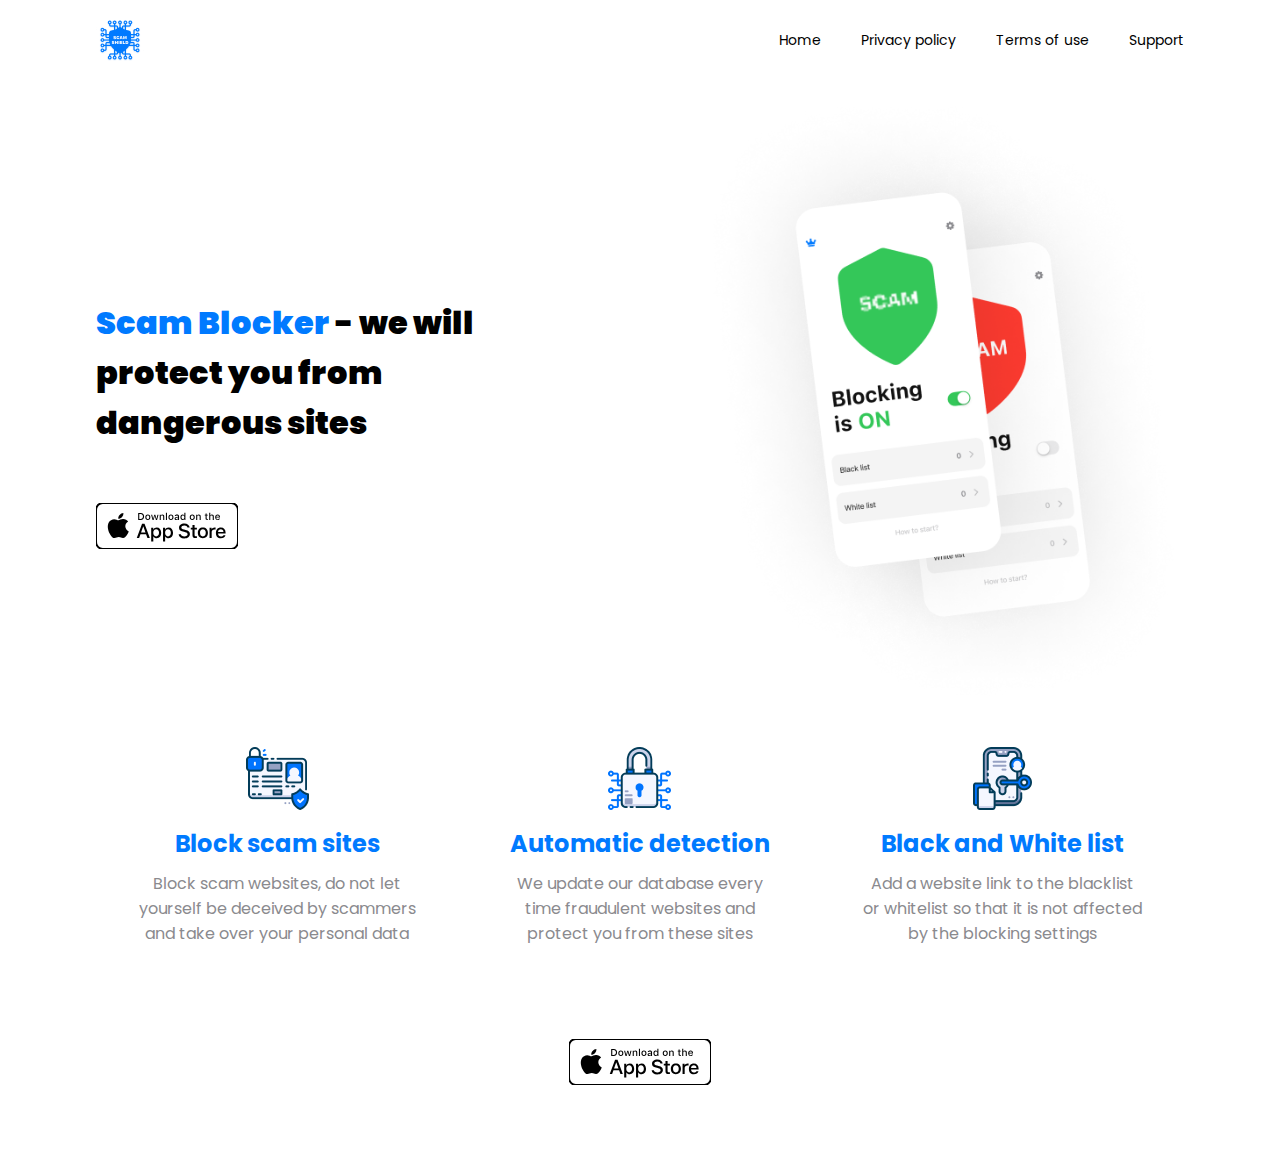
<file: index.html>
<!DOCTYPE html>
<html lang="en">
<head>
    <meta charset="UTF-8">
    <meta http-equiv="X-UA-Compatible" content="IE=edge">
    <meta name="viewport" content="width=device-width, initial-scale=1.0">
    <title>Scam Shield</title>

    <link rel="apple-touch-icon" sizes="57x57" href="./img/favicon/apple-icon-57x57.png">
    <link rel="apple-touch-icon" sizes="60x60" href="./img/favicon//apple-icon-60x60.png">
    <link rel="apple-touch-icon" sizes="72x72" href="./img/favicon//apple-icon-72x72.png">
    <link rel="apple-touch-icon" sizes="76x76" href="./img/favicon//apple-icon-76x76.png">
    <link rel="apple-touch-icon" sizes="114x114" href="./img/favicon//apple-icon-114x114.png">
    <link rel="apple-touch-icon" sizes="120x120" href="./img/favicon//apple-icon-120x120.png">
    <link rel="apple-touch-icon" sizes="144x144" href="./img/favicon//apple-icon-144x144.png">
    <link rel="apple-touch-icon" sizes="152x152" href="./img/favicon//apple-icon-152x152.png">
    <link rel="apple-touch-icon" sizes="180x180" href="./img/favicon//apple-icon-180x180.png">
    <link rel="icon" type="image/png" sizes="192x192"  href="./img/favicon//android-icon-192x192.png">
    <link rel="icon" type="image/png" sizes="32x32" href="./img/favicon//favicon-32x32.png">
    <link rel="icon" type="image/png" sizes="96x96" href="./img/favicon//favicon-96x96.png">
    <link rel="icon" type="image/png" sizes="16x16" href="./img/favicon//favicon-16x16.png">
    <link rel="manifest" href="./img/favicon//manifest.json">
    <meta name="msapplication-TileColor" content="#181A20">
    <meta name="msapplication-TileImage" content="./img/favicon//ms-icon-144x144.png">
    <meta name="theme-color" content="#181A20">

    <link href="https://fonts.googleapis.com/css2?family=Poppins:wght@400;500;600;700;800&display=swap" rel="stylesheet">
    <link rel="stylesheet" href="./css/style.css">

</head>

<body>

    <header class="header">
        <div class="container">
            <div class="header-wrap">
                <a href="./index.html" class="header-logo"><img src="./img/logo.png" alt="logo"></a>

                <div class="header-burger">
                    <span></span>
                </div>

                <nav class="header-menu">
                    <ul class="header-list">
                        <li><a href="./index.html" class="header-link">Home</a></li>
                        <li><a href="./privacy.html" class="header-link">Privacy policy</a></li>
                        <li><a href="./terms.html" class="header-link">Terms of use</a></li>
                        <li><a href="./support.html" class="header-link">Support</a></li>
                    </ul>
                </nav>
            </div>
        </div>
    </header>

    <div class="main">
        <div class="container">
            <div class="main-wrap">
                <div class="main-text">
                    <h1 class="main-text__title"><span class="blue">Scam Blocker</span> - we will protect you from dangerous sites</h1>
                    <a href="#" class="main-text__button"><img src="./img/button.svg" alt="AppStore"></a>
                </div>

                <div class="main-content">
                    <img src="./img/main.png" alt="main" class="main-content__img">
                </div>
            </div>
        </div>
    </div>


    <section class="features">
        <div class="container">
            <div class="features-wrap">
                <div class="features-item">
                    <img src="./img/features1.png" alt="first" class="features-item__img">
                    <h1 class="features-item__title">Block scam sites</h1>
                    <h2 class="features-item__subtitle">Block scam websites, do not let yourself be deceived by scammers and take over
                        your personal data</h2>
                </div>

                <div class="features-item">
                    <img src="./img/features2.png" alt="first" class="features-item__img">
                    <h1 class="features-item__title">Automatic detection</h1>
                    <h2 class="features-item__subtitle">We update our database every time
                        fraudulent websites and protect you from
                        these sites</h2>
                </div>

                <div class="features-item">
                    <img src="./img/features3.png" alt="first" class="features-item__img">
                    <h1 class="features-item__title">Black and White list</h1>
                    <h2 class="features-item__subtitle">Add a website link to the blacklist or whitelist
                        so that it is not affected by the
                        blocking settings</h2>
                </div>
            </div>
        </div>
    </section>


    <footer class="footer">
        <div class="container">
            <div class="footer-wrap">
              <a href="#" class="button footer-button"><img src="./img/button.svg" alt="btn"></a>
            </div>
        </div>
    </footer>

    <script src="https://code.jquery.com/jquery-3.6.0.slim.min.js"></script>
    <script src="./js/script.js"></script>
</body>
</html>
</file>
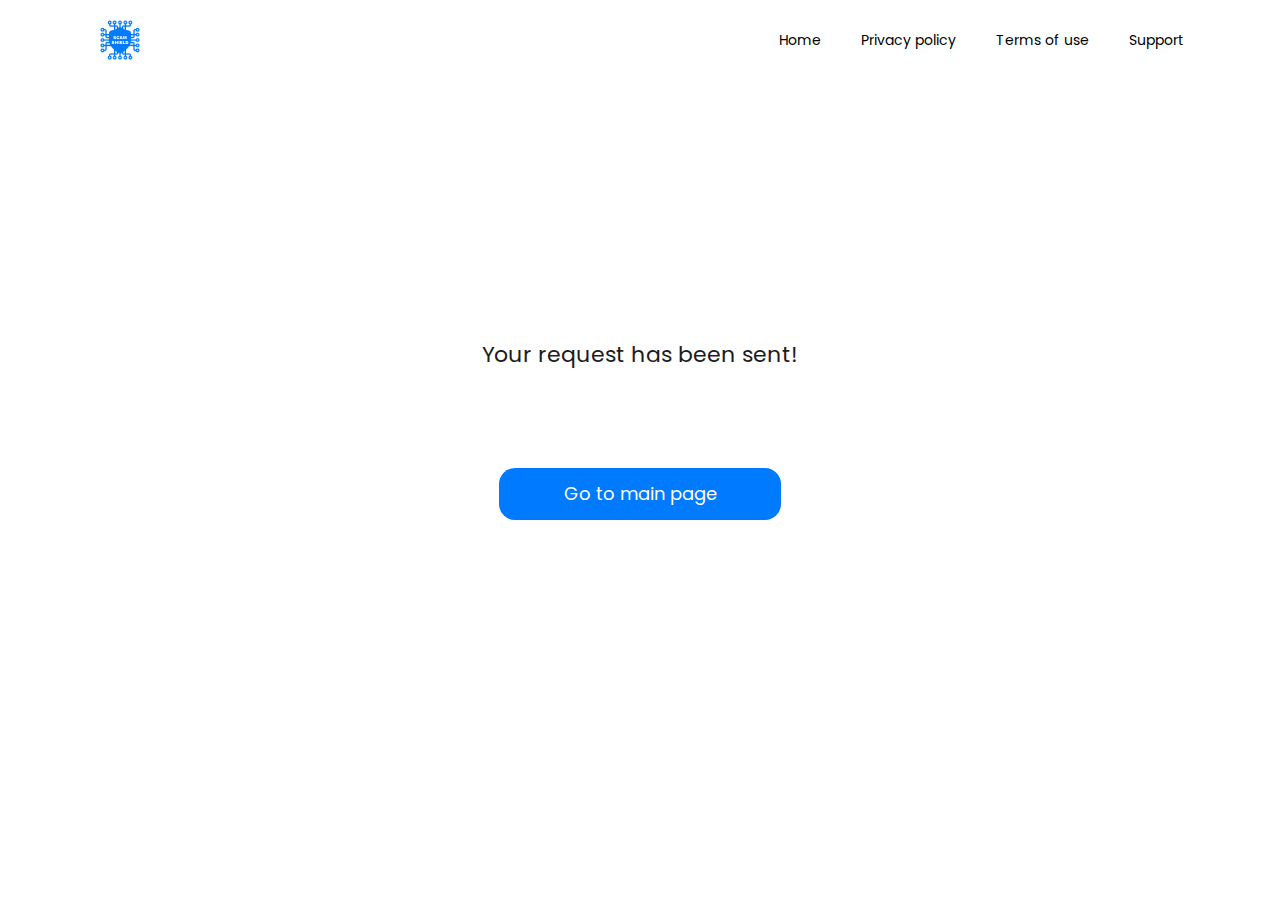
<file: check.html>
<!DOCTYPE html>
<html lang="en">
<head>
    <meta charset="UTF-8">
    <meta http-equiv="X-UA-Compatible" content="IE=edge">
    <meta name="viewport" content="width=device-width, initial-scale=1.0">
    <title>Scam Shield</title>

    <link rel="apple-touch-icon" sizes="57x57" href="./img/favicon/apple-icon-57x57.png">
    <link rel="apple-touch-icon" sizes="60x60" href="./img/favicon//apple-icon-60x60.png">
    <link rel="apple-touch-icon" sizes="72x72" href="./img/favicon//apple-icon-72x72.png">
    <link rel="apple-touch-icon" sizes="76x76" href="./img/favicon//apple-icon-76x76.png">
    <link rel="apple-touch-icon" sizes="114x114" href="./img/favicon//apple-icon-114x114.png">
    <link rel="apple-touch-icon" sizes="120x120" href="./img/favicon//apple-icon-120x120.png">
    <link rel="apple-touch-icon" sizes="144x144" href="./img/favicon//apple-icon-144x144.png">
    <link rel="apple-touch-icon" sizes="152x152" href="./img/favicon//apple-icon-152x152.png">
    <link rel="apple-touch-icon" sizes="180x180" href="./img/favicon//apple-icon-180x180.png">
    <link rel="icon" type="image/png" sizes="192x192"  href="./img/favicon//android-icon-192x192.png">
    <link rel="icon" type="image/png" sizes="32x32" href="./img/favicon//favicon-32x32.png">
    <link rel="icon" type="image/png" sizes="96x96" href="./img/favicon//favicon-96x96.png">
    <link rel="icon" type="image/png" sizes="16x16" href="./img/favicon//favicon-16x16.png">
    <link rel="manifest" href="./img/favicon//manifest.json">
    <meta name="msapplication-TileColor" content="#181A20">
    <meta name="msapplication-TileImage" content="./img/favicon//ms-icon-144x144.png">
    <meta name="theme-color" content="#181A20">

    <link href="https://fonts.googleapis.com/css2?family=Poppins:wght@400;500;600;700;800&display=swap" rel="stylesheet">
    <link rel="stylesheet" href="./css/style.css">

</head>

<body>

    <header class="header">
        <div class="container">
            <div class="header-wrap">
                <a href="./index.html" class="header-logo"><img src="./img/logo.png" alt="logo"></a>

                <div class="header-burger">
                    <span></span>
                </div>

                <nav class="header-menu">
                    <ul class="header-list">
                        <li><a href="./index.html" class="header-link">Home</a></li>
                        <li><a href="./privacy.html" class="header-link">Privacy policy</a></li>
                        <li><a href="./terms.html" class="header-link">Terms of use</a></li>
                        <li><a href="./support.html" class="header-link">Support</a></li>
                    </ul>
                </nav>
            </div>
        </div>
    </header>


    <section class="check">
        <div class="container">
            <div class="check-wrap">
                <div class="check-svg">
                <svg version="1.1" id="Layer_1" xmlns="http://www.w3.org/2000/svg" xmlns:xlink="http://www.w3.org/1999/xlink" x="0px" y="0px"
	 viewBox="0 0 98.5 98.5" enable-background="new 0 0 98.5 98.5" xml:space="preserve">
  <path class="checkmark" fill="none" stroke-width="8" stroke-miterlimit="10" d="M81.7,17.8C73.5,9.3,62,4,49.2,4
	C24.3,4,4,24.3,4,49.2s20.3,45.2,45.2,45.2s45.2-20.3,45.2-45.2c0-8.6-2.4-16.6-6.5-23.4l0,0L45.6,68.2L24.7,47.3"/>
</svg></div>

            <span class="check-subtitle">Your request has been sent!</span>

            <a href="./index.html" class="check-button">Go to main page</a>
            </div>
        </div>
    </section>

    <script src="https://code.jquery.com/jquery-3.6.0.slim.min.js"></script>
    <script src="./js/script.js"></script>
</body>
</html>
</file>
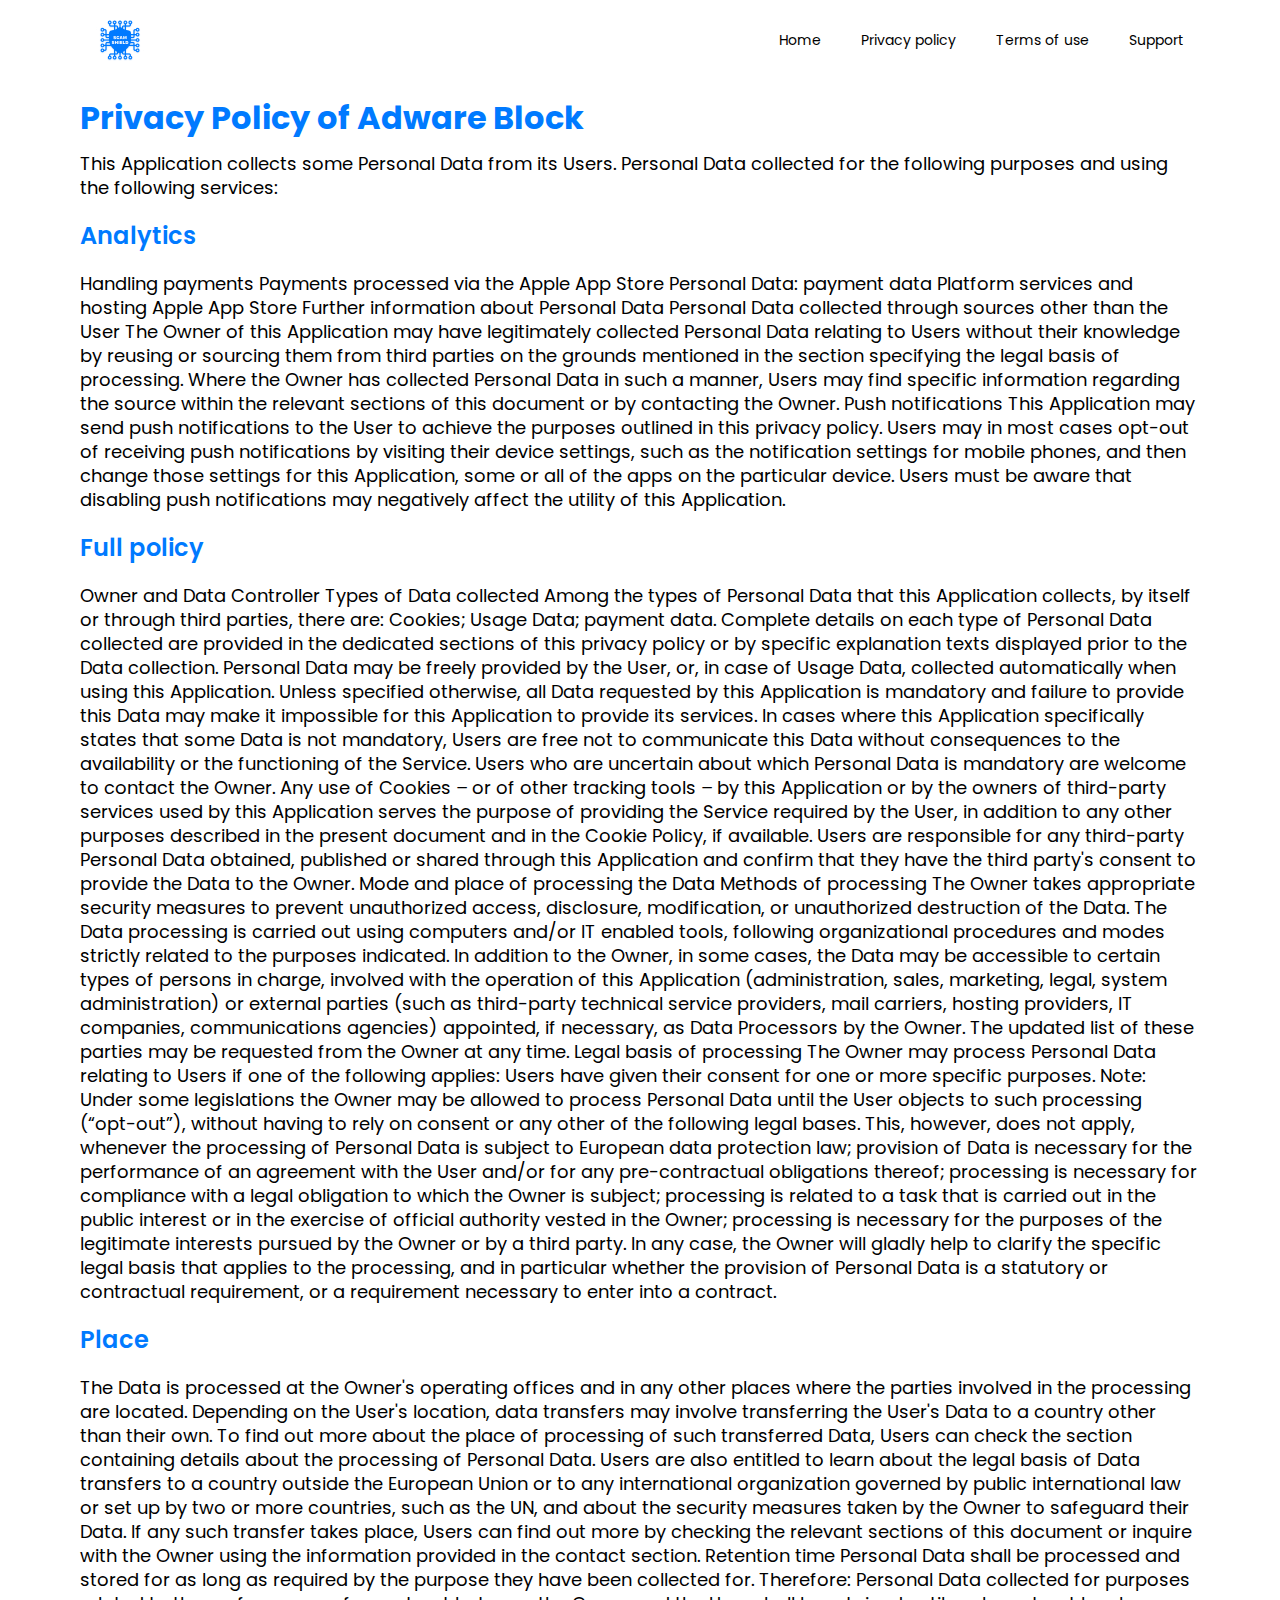
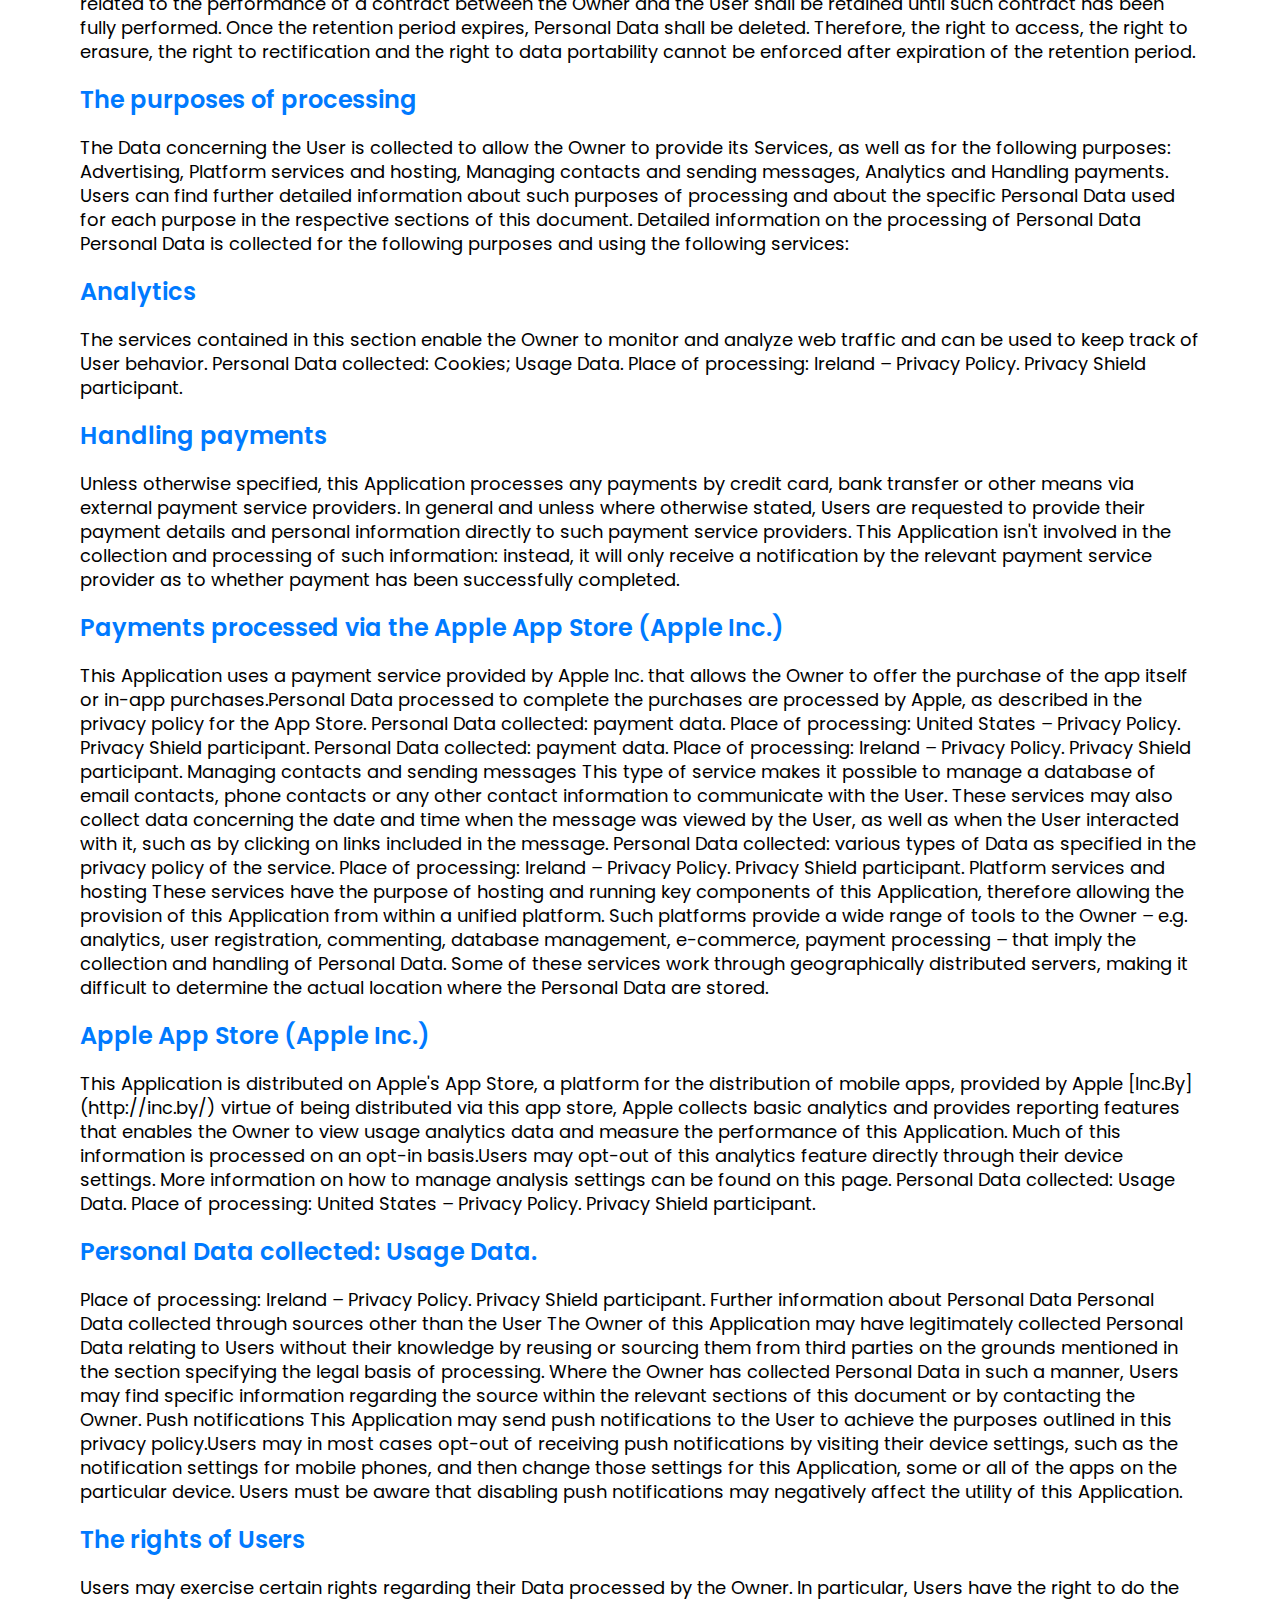
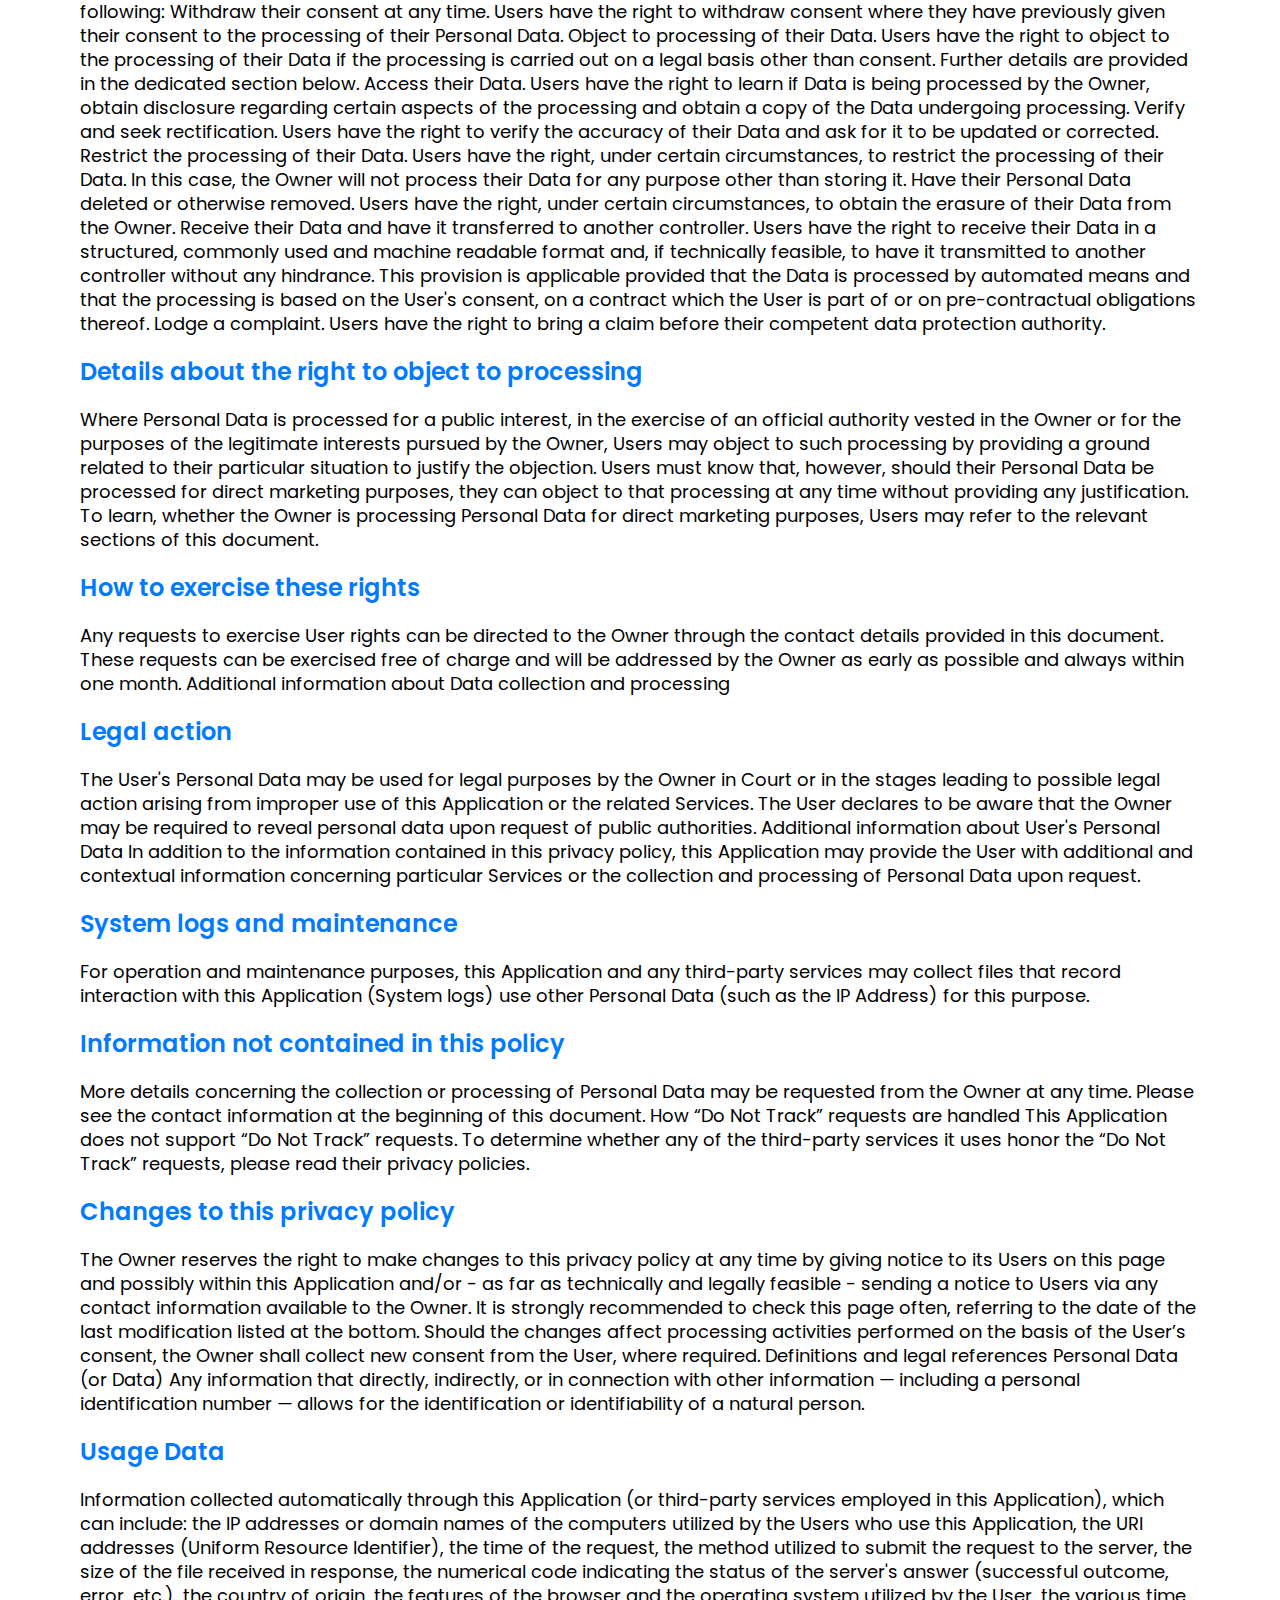
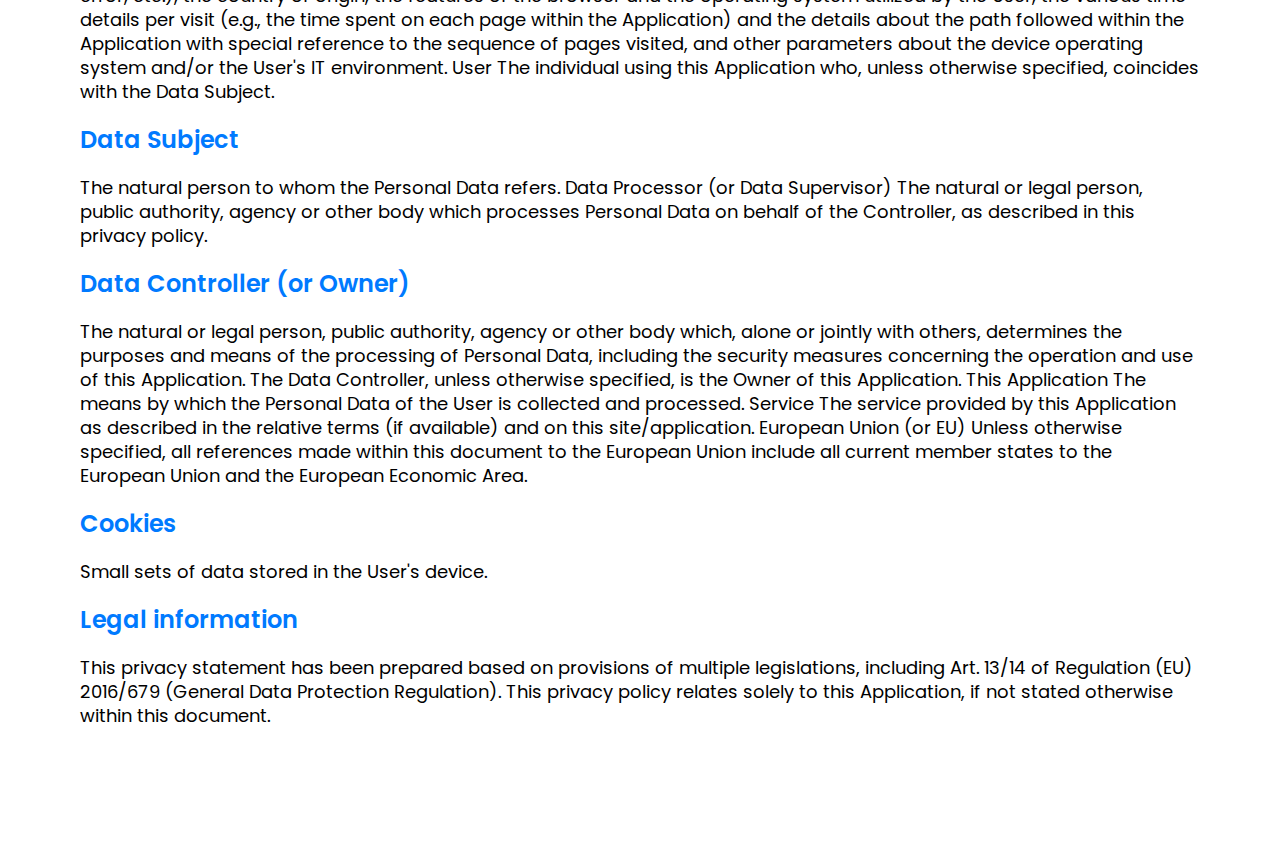
<file: privacy.html>
<!DOCTYPE html>
<html lang="en">
<head>
    <meta charset="UTF-8">
    <meta http-equiv="X-UA-Compatible" content="IE=edge">
    <meta name="viewport" content="width=device-width, initial-scale=1.0">
    <title>Scam Shield</title>

    <link rel="apple-touch-icon" sizes="57x57" href="./img/favicon/apple-icon-57x57.png">
    <link rel="apple-touch-icon" sizes="60x60" href="./img/favicon//apple-icon-60x60.png">
    <link rel="apple-touch-icon" sizes="72x72" href="./img/favicon//apple-icon-72x72.png">
    <link rel="apple-touch-icon" sizes="76x76" href="./img/favicon//apple-icon-76x76.png">
    <link rel="apple-touch-icon" sizes="114x114" href="./img/favicon//apple-icon-114x114.png">
    <link rel="apple-touch-icon" sizes="120x120" href="./img/favicon//apple-icon-120x120.png">
    <link rel="apple-touch-icon" sizes="144x144" href="./img/favicon//apple-icon-144x144.png">
    <link rel="apple-touch-icon" sizes="152x152" href="./img/favicon//apple-icon-152x152.png">
    <link rel="apple-touch-icon" sizes="180x180" href="./img/favicon//apple-icon-180x180.png">
    <link rel="icon" type="image/png" sizes="192x192"  href="./img/favicon//android-icon-192x192.png">
    <link rel="icon" type="image/png" sizes="32x32" href="./img/favicon//favicon-32x32.png">
    <link rel="icon" type="image/png" sizes="96x96" href="./img/favicon//favicon-96x96.png">
    <link rel="icon" type="image/png" sizes="16x16" href="./img/favicon//favicon-16x16.png">
    <link rel="manifest" href="./img/favicon//manifest.json">
    <meta name="msapplication-TileColor" content="#181A20">
    <meta name="msapplication-TileImage" content="./img/favicon//ms-icon-144x144.png">
    <meta name="theme-color" content="#181A20">

    <link href="https://fonts.googleapis.com/css2?family=Poppins:wght@400;500;600;700;800&display=swap" rel="stylesheet">
    <link rel="stylesheet" href="./css/style.css">

</head>

<body>

    <header class="header">
        <div class="container">
            <div class="header-wrap">
                <a href="./index.html" class="header-logo"><img src="./img/logo.png" alt="logo"></a>

                <div class="header-burger">
                    <span></span>
                </div>

                <nav class="header-menu">
                    <ul class="header-list">
                        <li><a href="./index.html" class="header-link">Home</a></li>
                        <li><a href="./privacy.html" class="header-link">Privacy policy</a></li>
                        <li><a href="./terms.html" class="header-link">Terms of use</a></li>
                        <li><a href="./support.html" class="header-link">Support</a></li>
                    </ul>
                </nav>
            </div>
        </div>
    </header>

    <main class="privacy">
        <div class="container">
            <div class="privacy__wrap">
                <h1 class="privacy__title">
                    Privacy Policy of Adware Block
                </h1>

                <h2 class="privacy__subtitle">
                    This Application collects some Personal Data from its Users.
                    Personal Data collected for the following purposes and using the following services:

                    <p>Analytics</p>
                    Handling payments
                    Payments processed via the Apple App Store
                    Personal Data: payment data
                    Platform services and hosting
                    Apple App Store
                    Further information about Personal Data
                    Personal Data collected through sources other than the User
                    The Owner of this Application may have legitimately collected Personal Data relating to Users
                    without their knowledge by reusing or sourcing them from third parties on the grounds mentioned in
                    the section specifying the legal basis of processing.
                    Where the Owner has collected Personal Data in such a manner, Users may find specific information
                    regarding the source within the relevant sections of this document or by contacting the Owner.
                    Push notifications
                    This Application may send push notifications to the User to achieve the purposes outlined in this
                    privacy policy.
                    Users may in most cases opt-out of receiving push notifications by visiting their device settings,
                    such as the notification settings for mobile phones, and then change those settings for this
                    Application, some or all of the apps on the particular device.
                    Users must be aware that disabling push notifications may negatively affect the utility of this
                    Application.

                    <p>Full policy</p>
                    Owner and Data Controller
                    Types of Data collected
                    Among the types of Personal Data that this Application collects, by itself or through third parties,
                    there are: Cookies; Usage Data; payment data.
                    Complete details on each type of Personal Data collected are provided in the dedicated sections of
                    this privacy policy or by specific explanation texts displayed prior to the Data collection.
                    Personal Data may be freely provided by the User, or, in case of Usage Data, collected automatically
                    when using this Application.
                    Unless specified otherwise, all Data requested by this Application is mandatory and failure to
                    provide this Data may make it impossible for this Application to provide its services. In cases
                    where this Application specifically states that some Data is not mandatory, Users are free not to
                    communicate this Data without consequences to the availability or the functioning of the Service.
                    Users who are uncertain about which Personal Data is mandatory are welcome to contact the Owner.
                    Any use of Cookies – or of other tracking tools – by this Application or by the owners of
                    third-party services used by this Application serves the purpose of providing the Service required
                    by the User, in addition to any other purposes described in the present document and in the Cookie
                    Policy, if available.
                    Users are responsible for any third-party Personal Data obtained, published or shared through this
                    Application and confirm that they have the third party's consent to provide the Data to the Owner.
                    Mode and place of processing the Data
                    Methods of processing
                    The Owner takes appropriate security measures to prevent unauthorized access, disclosure,
                    modification, or unauthorized destruction of the Data.
                    The Data processing is carried out using computers and/or IT enabled tools, following organizational
                    procedures and modes strictly related to the purposes indicated. In addition to the Owner, in some
                    cases, the Data may be accessible to certain types of persons in charge, involved with the operation
                    of this Application (administration, sales, marketing, legal, system administration) or external
                    parties (such as third-party technical service providers, mail carriers, hosting providers, IT
                    companies, communications agencies) appointed, if necessary, as Data Processors by the Owner. The
                    updated list of these parties may be requested from the Owner at any time.
                    Legal basis of processing
                    The Owner may process Personal Data relating to Users if one of the following applies:
                    Users have given their consent for one or more specific purposes. Note: Under some legislations the
                    Owner may be allowed to process Personal Data until the User objects to such processing (“opt-out”),
                    without having to rely on consent or any other of the following legal bases. This, however, does not
                    apply, whenever the processing of Personal Data is subject to European data protection law;
                    provision of Data is necessary for the performance of an agreement with the User and/or for any
                    pre-contractual obligations thereof;
                    processing is necessary for compliance with a legal obligation to which the Owner is subject;
                    processing is related to a task that is carried out in the public interest or in the exercise of
                    official authority vested in the Owner;
                    processing is necessary for the purposes of the legitimate interests pursued by the Owner or by a
                    third party.
                    In any case, the Owner will gladly help to clarify the specific legal basis that applies to the
                    processing, and in particular whether the provision of Personal Data is a statutory or contractual
                    requirement, or a requirement necessary to enter into a contract.

                    <p>Place</p>
                    The Data is processed at the Owner's operating offices and in any other places where the parties
                    involved in the processing are located.

                    Depending on the User's location, data transfers may involve transferring the User's Data to a
                    country other than their own. To find out more about the place of processing of such transferred
                    Data, Users can check the section containing details about the processing of Personal Data.
                    Users are also entitled to learn about the legal basis of Data transfers to a country outside the
                    European Union or to any international organization governed by public international law or set up
                    by two or more countries, such as the UN, and about the security measures taken by the Owner to
                    safeguard their Data.

                    If any such transfer takes place, Users can find out more by checking the relevant sections of this
                    document or inquire with the Owner using the information provided in the contact section.
                    Retention time
                    Personal Data shall be processed and stored for as long as required by the purpose they have been
                    collected for.
                    Therefore:
                    Personal Data collected for purposes related to the performance of a contract between the Owner and
                    the User shall be retained until such contract has been fully performed.

                    Once the retention period expires, Personal Data shall be deleted. Therefore, the right to access,
                    the right to erasure, the right to rectification and the right to data portability cannot be
                    enforced after expiration of the retention period.

                    <p>The purposes of processing</p>
                    The Data concerning the User is collected to allow the Owner to provide its Services, as well as for
                    the following purposes: Advertising, Platform services and hosting, Managing contacts and sending
                    messages, Analytics and Handling payments.
                    Users can find further detailed information about such purposes of processing and about the specific
                    Personal Data used for each purpose in the respective sections of this document.
                    Detailed information on the processing of Personal Data
                    Personal Data is collected for the following purposes and using the following services:

                    <p>Analytics</p>
                    The services contained in this section enable the Owner to monitor and analyze web traffic and can
                    be used to keep track of User behavior.
                    Personal Data collected: Cookies; Usage Data.
                    Place of processing: Ireland – Privacy Policy. Privacy Shield participant.

                    <p>Handling payments</p>
                    Unless otherwise specified, this Application processes any payments by credit card, bank transfer or
                    other means via external payment service providers. In general and unless where otherwise stated,
                    Users are requested to provide their payment details and personal information directly to such
                    payment service providers. This Application isn't involved in the collection and processing of such
                    information: instead, it will only receive a notification by the relevant payment service provider
                    as to whether payment has been successfully completed.

                    <p>Payments processed via the Apple App Store (Apple Inc.)</p>
                    This Application uses a payment service provided by Apple Inc. that allows the Owner to offer the
                    purchase of the app itself or in-app purchases.Personal Data processed to complete the purchases are
                    processed by Apple, as described in the privacy policy for the App Store.
                    Personal Data collected: payment data.
                    Place of processing: United States – Privacy Policy. Privacy Shield participant.

                    Personal Data collected: payment data.
                    Place of processing: Ireland – Privacy Policy. Privacy Shield participant.
                    Managing contacts and sending messages
                    This type of service makes it possible to manage a database of email contacts, phone contacts or any
                    other contact information to communicate with the User.
                    These services may also collect data concerning the date and time when the message was viewed by the
                    User, as well as when the User interacted with it, such as by clicking on links included in the
                    message.
                    Personal Data collected: various types of Data as specified in the privacy policy of the service.
                    Place of processing: Ireland – Privacy Policy. Privacy Shield participant.
                    Platform services and hosting
                    These services have the purpose of hosting and running key components of this Application, therefore
                    allowing the provision of this Application from within a unified platform. Such platforms provide a
                    wide range of tools to the Owner – e.g. analytics, user registration, commenting, database
                    management, e-commerce, payment processing – that imply the collection and handling of Personal
                    Data.
                    Some of these services work through geographically distributed servers, making it difficult to
                    determine the actual location where the Personal Data are stored.

                    <p>Apple App Store (Apple Inc.)</p>
                    This Application is distributed on Apple's App Store, a platform for the distribution of mobile
                    apps, provided by Apple [Inc.By](http://inc.by/) virtue of being distributed via this app store,
                    Apple collects basic analytics and provides reporting features that enables the Owner to view usage
                    analytics data and measure the performance of this Application. Much of this information is
                    processed on an opt-in basis.Users may opt-out of this analytics feature directly through their
                    device settings. More information on how to manage analysis settings can be found on this page.
                    Personal Data collected: Usage Data.
                    Place of processing: United States – Privacy Policy. Privacy Shield participant.

                    <p>Personal Data collected: Usage Data.</p>
                    Place of processing: Ireland – Privacy Policy. Privacy Shield participant.
                    Further information about Personal Data
                    Personal Data collected through sources other than the User
                    The Owner of this Application may have legitimately collected Personal Data relating to Users
                    without their knowledge by reusing or sourcing them from third parties on the grounds mentioned in
                    the section specifying the legal basis of processing.
                    Where the Owner has collected Personal Data in such a manner, Users may find specific information
                    regarding the source within the relevant sections of this document or by contacting the Owner.
                    Push notifications
                    This Application may send push notifications to the User to achieve the purposes outlined in this
                    privacy policy.Users may in most cases opt-out of receiving push notifications by visiting their
                    device settings, such as the notification settings for mobile phones, and then change those settings
                    for this Application, some or all of the apps on the particular device.
                    Users must be aware that disabling push notifications may negatively affect the utility of this
                    Application.

                    <p>The rights of Users</p>
                    Users may exercise certain rights regarding their Data processed by the Owner.
                    In particular, Users have the right to do the following:
                    Withdraw their consent at any time. Users have the right to withdraw consent where they have
                    previously given their consent to the processing of their Personal Data.
                    Object to processing of their Data. Users have the right to object to the processing of their Data
                    if the processing is carried out on a legal basis other than consent. Further details are provided
                    in the dedicated section below.
                    Access their Data. Users have the right to learn if Data is being processed by the Owner, obtain
                    disclosure regarding certain aspects of the processing and obtain a copy of the Data undergoing
                    processing.
                    Verify and seek rectification. Users have the right to verify the accuracy of their Data and ask for
                    it to be updated or corrected.
                    Restrict the processing of their Data. Users have the right, under certain circumstances, to
                    restrict the processing of their Data. In this case, the Owner will not process their Data for any
                    purpose other than storing it.
                    Have their Personal Data deleted or otherwise removed. Users have the right, under certain
                    circumstances, to obtain the erasure of their Data from the Owner.
                    Receive their Data and have it transferred to another controller. Users have the right to receive
                    their Data in a structured, commonly used and machine readable format and, if technically feasible,
                    to have it transmitted to another controller without any hindrance. This provision is applicable
                    provided that the Data is processed by automated means and that the processing is based on the
                    User's consent, on a contract which the User is part of or on pre-contractual obligations thereof.
                    Lodge a complaint. Users have the right to bring a claim before their competent data protection
                    authority.

                    <p>Details about the right to object to processing</p>
                    Where Personal Data is processed for a public interest, in the exercise of an official authority
                    vested in the Owner or for the purposes of the legitimate interests pursued by the Owner, Users may
                    object to such processing by providing a ground related to their particular situation to justify the
                    objection.
                    Users must know that, however, should their Personal Data be processed for direct marketing
                    purposes, they can object to that processing at any time without providing any justification. To
                    learn, whether the Owner is processing Personal Data for direct marketing purposes, Users may refer
                    to the relevant sections of this document.

                    <p>How to exercise these rights</p>
                    Any requests to exercise User rights can be directed to the Owner through the contact details
                    provided in this document. These requests can be exercised free of charge and will be addressed by
                    the Owner as early as possible and always within one month.
                    Additional information about Data collection and processing

                    <p>Legal action</p>
                    The User's Personal Data may be used for legal purposes by the Owner in Court or in the stages
                    leading to possible legal action arising from improper use of this Application or the related
                    Services.
                    The User declares to be aware that the Owner may be required to reveal personal data upon request of
                    public authorities.
                    Additional information about User's Personal Data
                    In addition to the information contained in this privacy policy, this Application may provide the
                    User with additional and contextual information concerning particular Services or the collection and
                    processing of Personal Data upon request.

                    <p>System logs and maintenance</p>
                    For operation and maintenance purposes, this Application and any third-party services may collect
                    files that record interaction with this Application (System logs) use other Personal Data (such as
                    the IP Address) for this purpose.

                    <p>Information not contained in this policy</p>
                    More details concerning the collection or processing of Personal Data may be requested from the
                    Owner at any time. Please see the contact information at the beginning of this document.
                    How “Do Not Track” requests are handled
                    This Application does not support “Do Not Track” requests.
                    To determine whether any of the third-party services it uses honor the “Do Not Track” requests,
                    please read their privacy policies.

                    <p>Changes to this privacy policy</p>
                    The Owner reserves the right to make changes to this privacy policy at any time by giving notice to
                    its Users on this page and possibly within this Application and/or - as far as technically and
                    legally feasible - sending a notice to Users via any contact information available to the Owner. It
                    is strongly recommended to check this page often, referring to the date of the last modification
                    listed at the bottom.

                    Should the changes affect processing activities performed on the basis of the User’s consent, the
                    Owner shall collect new consent from the User, where required.
                    Definitions and legal references
                    Personal Data (or Data)
                    Any information that directly, indirectly, or in connection with other information — including a
                    personal identification number — allows for the identification or identifiability of a natural
                    person.

                    <p>Usage Data</p>
                    Information collected automatically through this Application (or third-party services employed in
                    this Application), which can include: the IP addresses or domain names of the computers utilized by
                    the Users who use this Application, the URI addresses (Uniform Resource Identifier), the time of the
                    request, the method utilized to submit the request to the server, the size of the file received in
                    response, the numerical code indicating the status of the server's answer (successful outcome,
                    error, etc.), the country of origin, the features of the browser and the operating system utilized
                    by the User, the various time details per visit (e.g., the time spent on each page within the
                    Application) and the details about the path followed within the Application with special reference
                    to the sequence of pages visited, and other parameters about the device operating system and/or the
                    User's IT environment.
                    User
                    The individual using this Application who, unless otherwise specified, coincides with the Data
                    Subject.

                    <p>Data Subject</p>
                    The natural person to whom the Personal Data refers.
                    Data Processor (or Data Supervisor)
                    The natural or legal person, public authority, agency or other body which processes Personal Data on
                    behalf of the Controller, as described in this privacy policy.

                    <p>Data Controller (or Owner)</p>
                    The natural or legal person, public authority, agency or other body which, alone or jointly with
                    others, determines the purposes and means of the processing of Personal Data, including the security
                    measures concerning the operation and use of this Application. The Data Controller, unless otherwise
                    specified, is the Owner of this Application.
                    This Application
                    The means by which the Personal Data of the User is collected and processed.
                    Service
                    The service provided by this Application as described in the relative terms (if available) and on
                    this site/application.
                    European Union (or EU)
                    Unless otherwise specified, all references made within this document to the European Union include
                    all current member states to the European Union and the European Economic Area.

                    <p>Cookies</p>
                    Small sets of data stored in the User's device.

                    <p>Legal information</p>
                    This privacy statement has been prepared based on provisions of multiple legislations, including
                    Art. 13/14 of Regulation (EU) 2016/679 (General Data Protection Regulation).
                    This privacy policy relates solely to this Application, if not stated otherwise within this
                    document.
                </h2>

            </div>
        </div>
    </main>

    <script src="https://code.jquery.com/jquery-3.6.0.slim.min.js"></script>
    <script src="./js/script.js"></script>
</body>

</html>
</file>
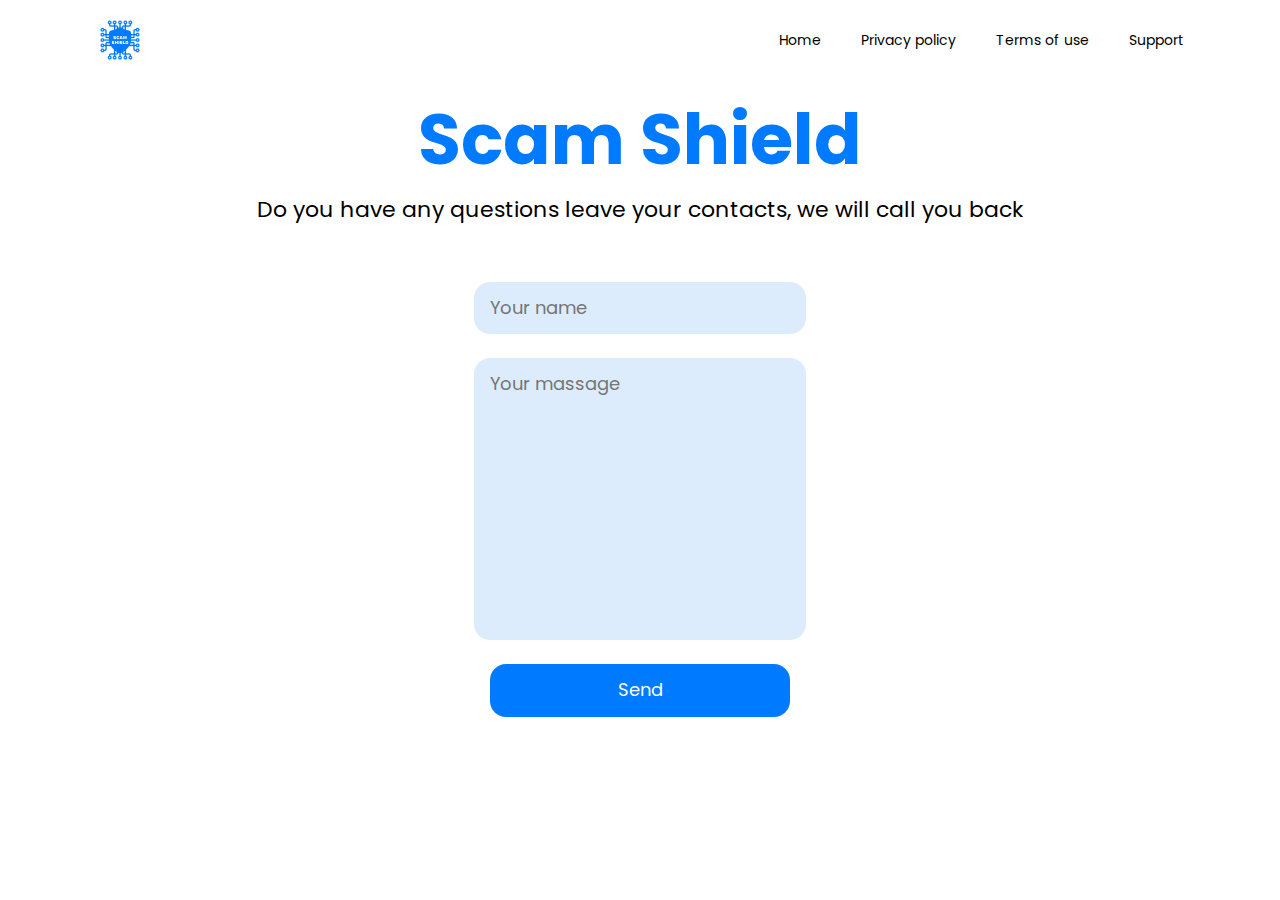
<file: support.html>
<!DOCTYPE html>
<html lang="en">
<head>
    <meta charset="UTF-8">
    <meta http-equiv="X-UA-Compatible" content="IE=edge">
    <meta name="viewport" content="width=device-width, initial-scale=1.0">
    <title>Scam Shield</title>

    <link rel="apple-touch-icon" sizes="57x57" href="./img/favicon/apple-icon-57x57.png">
    <link rel="apple-touch-icon" sizes="60x60" href="./img/favicon//apple-icon-60x60.png">
    <link rel="apple-touch-icon" sizes="72x72" href="./img/favicon//apple-icon-72x72.png">
    <link rel="apple-touch-icon" sizes="76x76" href="./img/favicon//apple-icon-76x76.png">
    <link rel="apple-touch-icon" sizes="114x114" href="./img/favicon//apple-icon-114x114.png">
    <link rel="apple-touch-icon" sizes="120x120" href="./img/favicon//apple-icon-120x120.png">
    <link rel="apple-touch-icon" sizes="144x144" href="./img/favicon//apple-icon-144x144.png">
    <link rel="apple-touch-icon" sizes="152x152" href="./img/favicon//apple-icon-152x152.png">
    <link rel="apple-touch-icon" sizes="180x180" href="./img/favicon//apple-icon-180x180.png">
    <link rel="icon" type="image/png" sizes="192x192"  href="./img/favicon//android-icon-192x192.png">
    <link rel="icon" type="image/png" sizes="32x32" href="./img/favicon//favicon-32x32.png">
    <link rel="icon" type="image/png" sizes="96x96" href="./img/favicon//favicon-96x96.png">
    <link rel="icon" type="image/png" sizes="16x16" href="./img/favicon//favicon-16x16.png">
    <link rel="manifest" href="./img/favicon//manifest.json">
    <meta name="msapplication-TileColor" content="#181A20">
    <meta name="msapplication-TileImage" content="./img/favicon//ms-icon-144x144.png">
    <meta name="theme-color" content="#181A20">

    <link href="https://fonts.googleapis.com/css2?family=Poppins:wght@400;500;600;700;800&display=swap" rel="stylesheet">
    <link rel="stylesheet" href="./css/style.css">

</head>

<body>

    <header class="header">
        <div class="container">
            <div class="header-wrap">
                <a href="./index.html" class="header-logo"><img src="./img/logo.png" alt="logo"></a>

                <div class="header-burger">
                    <span></span>
                </div>

                <nav class="header-menu">
                    <ul class="header-list">
                        <li><a href="./index.html" class="header-link">Home</a></li>
                        <li><a href="./privacy.html" class="header-link">Privacy policy</a></li>
                        <li><a href="./terms.html" class="header-link">Terms of use</a></li>
                        <li><a href="./support.html" class="header-link">Support</a></li>
                    </ul>
                </nav>
            </div>
        </div>
    </header>

    <section class="support">
        <div class="container">
            <div class="support-wrap">
                <div class="support-text">
                    <h1 class="support-text__title">Scam Shield</h1>
                    <span class="support-text__subtitle">Do you have any questions leave your contacts, we will call you back</span>
                </div>

                <div class="support-form">
                    <form class="support-form__wrap" action="#" name="newform" method="post" id="form" >
                        <input type="text" class="support-form__input _req" placeholder="Your name">
                        <textarea name="massage" id="formArea" class="support-form__textarea _req" placeholder="Your massage"></textarea>
                        <button type="submit" class="support-form__button">Send</button>
                    </form>
                </div>
            </div>
        </div>
    </section>

    <script src="https://code.jquery.com/jquery-3.6.0.slim.min.js"></script>
    <script src="./js/script.js"></script>
</body>
</html>
</file>
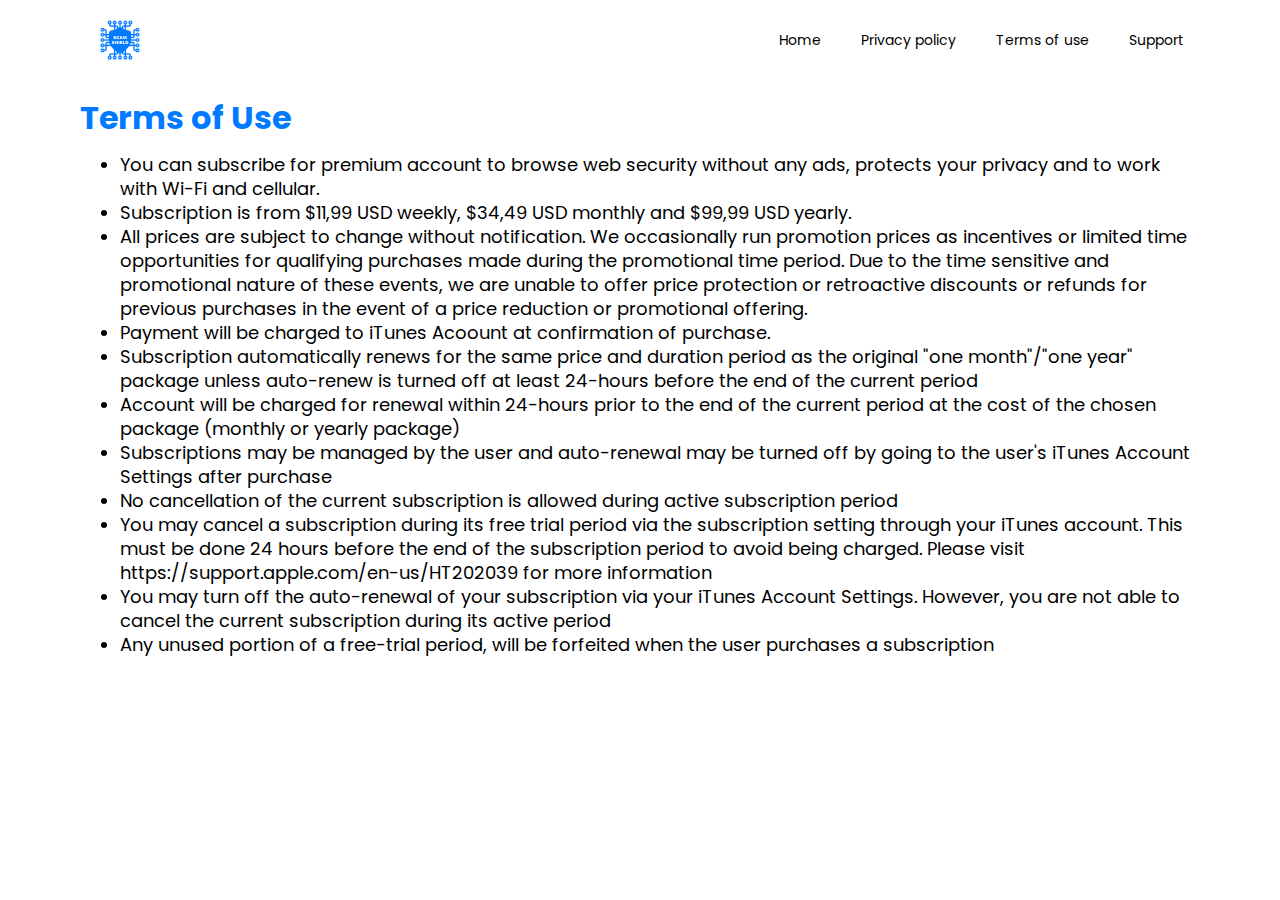
<file: terms.html>
<!DOCTYPE html>
<html lang="en">
<head>
    <meta charset="UTF-8">
    <meta http-equiv="X-UA-Compatible" content="IE=edge">
    <meta name="viewport" content="width=device-width, initial-scale=1.0">
    <title>Scam Shield</title>

    <link rel="apple-touch-icon" sizes="57x57" href="./img/favicon/apple-icon-57x57.png">
    <link rel="apple-touch-icon" sizes="60x60" href="./img/favicon//apple-icon-60x60.png">
    <link rel="apple-touch-icon" sizes="72x72" href="./img/favicon//apple-icon-72x72.png">
    <link rel="apple-touch-icon" sizes="76x76" href="./img/favicon//apple-icon-76x76.png">
    <link rel="apple-touch-icon" sizes="114x114" href="./img/favicon//apple-icon-114x114.png">
    <link rel="apple-touch-icon" sizes="120x120" href="./img/favicon//apple-icon-120x120.png">
    <link rel="apple-touch-icon" sizes="144x144" href="./img/favicon//apple-icon-144x144.png">
    <link rel="apple-touch-icon" sizes="152x152" href="./img/favicon//apple-icon-152x152.png">
    <link rel="apple-touch-icon" sizes="180x180" href="./img/favicon//apple-icon-180x180.png">
    <link rel="icon" type="image/png" sizes="192x192"  href="./img/favicon//android-icon-192x192.png">
    <link rel="icon" type="image/png" sizes="32x32" href="./img/favicon//favicon-32x32.png">
    <link rel="icon" type="image/png" sizes="96x96" href="./img/favicon//favicon-96x96.png">
    <link rel="icon" type="image/png" sizes="16x16" href="./img/favicon//favicon-16x16.png">
    <link rel="manifest" href="./img/favicon//manifest.json">
    <meta name="msapplication-TileColor" content="#181A20">
    <meta name="msapplication-TileImage" content="./img/favicon//ms-icon-144x144.png">
    <meta name="theme-color" content="#181A20">

    <link href="https://fonts.googleapis.com/css2?family=Poppins:wght@400;500;600;700;800&display=swap" rel="stylesheet">
    <link rel="stylesheet" href="./css/style.css">

</head>

<body>

    <header class="header">
        <div class="container">
            <div class="header-wrap">
                <a href="./index.html" class="header-logo"><img src="./img/logo.png" alt="logo"></a>

                <div class="header-burger">
                    <span></span>
                </div>

                <nav class="header-menu">
                    <ul class="header-list">
                        <li><a href="./index.html" class="header-link">Home</a></li>
                        <li><a href="./privacy.html" class="header-link">Privacy policy</a></li>
                        <li><a href="./terms.html" class="header-link">Terms of use</a></li>
                        <li><a href="./support.html" class="header-link">Support</a></li>
                    </ul>
                </nav>
            </div>
        </div>
    </header>

    <main class="terms">
        <div class="container">
            <div class="terms__wrap">
                <h1 class="terms__title">
                    Terms of Use
                </h1>

                <ul class="terms__list">
                    <li class="terms__subtitle">You can subscribe for premium account to browse web security without any ads, protects your privacy and to work with Wi-Fi and cellular.</li>
                    <li class="terms__subtitle">Subscription is from $11,99 USD weekly, $34,49 USD monthly and $99,99 USD yearly.</li>
                    <li class="terms__subtitle">All prices are subject to change without notification. We occasionally run promotion prices as incentives or limited time opportunities for qualifying purchases made during the promotional time period. Due to the time sensitive and promotional nature of these events, we are unable to offer price protection or retroactive discounts or refunds for previous purchases in the event of a price reduction or promotional offering.</li>
                    <li class="terms__subtitle">Payment will be charged to iTunes Acoount at confirmation of purchase.</li>
                    <li class="terms__subtitle">Subscription automatically renews for the same price and duration period as the original "one month"/"one year" package unless auto-renew is turned off at least 24-hours before the end of the current period</li>
                    <li class="terms__subtitle">Account will be charged for renewal within 24-hours prior to the end of the current period at the cost of the chosen package (monthly or yearly package)</li>
                    <li class="terms__subtitle">Subscriptions may be managed by the user and auto-renewal may be turned off by going to the user's iTunes Account Settings after purchase</li>
                    <li class="terms__subtitle">No cancellation of the current subscription is allowed during active subscription period</li>
                    <li class="terms__subtitle">You may cancel a subscription during its free trial period via the subscription setting through your iTunes account. This must be done 24 hours before the end of the subscription period to avoid being charged. Please visit https://support.apple.com/en-us/HT202039 for more information </li>
                    <li class="terms__subtitle">You may turn off the auto-renewal of your subscription via your iTunes Account Settings. However, you are not able to cancel the current subscription during its active period</li>
                    <li class="terms__subtitle">Any unused portion of a free-trial period, will be forfeited when the user purchases a subscription</li>
                </ul>

            </div>
        </div>
    </main>


    <script src="https://code.jquery.com/jquery-3.6.0.slim.min.js"></script>
    <script src="./js/script.js"></script>
</body>
</html>
</file>
<file: css/style.css>
/*! normalize.css v8.0.1 | MIT License | github.com/necolas/normalize.css */
/* Document
   ========================================================================== */
/**
 * 1. Correct the line height in all browsers.
 * 2. Prevent adjustments of font size after orientation changes in iOS.
 */
html {
  line-height: 1.15;
  /* 1 */
  -webkit-text-size-adjust: 100%;
  /* 2 */
}

/* Sections
   ========================================================================== */
/**
 * Remove the margin in all browsers.
 */
body {
  margin: 0;
}

/**
 * Render the `main` element consistently in IE.
 */
main {
  display: block;
}

/**
 * Correct the font size and margin on `h1` elements within `section` and
 * `article` contexts in Chrome, Firefox, and Safari.
 */
h1 {
  font-size: 2em;
  margin: 0;
}

/* Grouping content
   ========================================================================== */
/**
 * 1. Add the correct box sizing in Firefox.
 * 2. Show the overflow in Edge and IE.
 */
hr {
  -webkit-box-sizing: content-box;
          box-sizing: content-box;
  /* 1 */
  height: 0;
  /* 1 */
  overflow: visible;
  /* 2 */
}

/**
 * 1. Correct the inheritance and scaling of font size in all browsers.
 * 2. Correct the odd `em` font sizing in all browsers.
 */
pre {
  font-family: monospace, monospace;
  /* 1 */
  font-size: 1em;
  /* 2 */
}

/* Text-level semantics
   ========================================================================== */
/**
 * Remove the gray background on active links in IE 10.
 */
a {
  background-color: transparent;
}

/**
 * 1. Remove the bottom border in Chrome 57-
 * 2. Add the correct text decoration in Chrome, Edge, IE, Opera, and Safari.
 */
abbr[title] {
  border-bottom: none;
  /* 1 */
  text-decoration: underline;
  /* 2 */
  -webkit-text-decoration: underline dotted;
          text-decoration: underline dotted;
  /* 2 */
}

/**
 * Add the correct font weight in Chrome, Edge, and Safari.
 */
b,
strong {
  font-weight: bolder;
}

/**
 * 1. Correct the inheritance and scaling of font size in all browsers.
 * 2. Correct the odd `em` font sizing in all browsers.
 */
code,
kbd,
samp {
  font-family: monospace, monospace;
  /* 1 */
  font-size: 1em;
  /* 2 */
}

/**
 * Add the correct font size in all browsers.
 */
small {
  font-size: 80%;
}

/**
 * Prevent `sub` and `sup` elements from affecting the line height in
 * all browsers.
 */
sub,
sup {
  font-size: 75%;
  line-height: 0;
  position: relative;
  vertical-align: baseline;
}

sub {
  bottom: -0.25em;
}

sup {
  top: -0.5em;
}

/* Embedded content
   ========================================================================== */
/**
 * Remove the border on images inside links in IE 10.
 */
img {
  border-style: none;
}

/* Forms
   ========================================================================== */
/**
 * 1. Change the font styles in all browsers.
 * 2. Remove the margin in Firefox and Safari.
 */
button,
input,
optgroup,
select,
textarea {
  font-family: inherit;
  /* 1 */
  font-size: 100%;
  /* 1 */
  line-height: 1.15;
  /* 1 */
  margin: 0;
  /* 2 */
}

/**
 * Show the overflow in IE.
 * 1. Show the overflow in Edge.
 */
button,
input {
  /* 1 */
  overflow: visible;
}

/**
 * Remove the inheritance of text transform in Edge, Firefox, and IE.
 * 1. Remove the inheritance of text transform in Firefox.
 */
button,
select {
  /* 1 */
  text-transform: none;
}

/**
 * Correct the inability to style clickable types in iOS and Safari.
 */
button,
[type="button"],
[type="reset"],
[type="submit"] {
  -webkit-appearance: button;
}

/**
 * Remove the inner border and padding in Firefox.
 */
button::-moz-focus-inner,
[type="button"]::-moz-focus-inner,
[type="reset"]::-moz-focus-inner,
[type="submit"]::-moz-focus-inner {
  border-style: none;
  padding: 0;
}

/**
 * Restore the focus styles unset by the previous rule.
 */
button:-moz-focusring,
[type="button"]:-moz-focusring,
[type="reset"]:-moz-focusring,
[type="submit"]:-moz-focusring {
  outline: 1px dotted ButtonText;
}

/**
 * Correct the padding in Firefox.
 */
fieldset {
  padding: 0.35em 0.75em 0.625em;
}

/**
 * 1. Correct the text wrapping in Edge and IE.
 * 2. Correct the color inheritance from `fieldset` elements in IE.
 * 3. Remove the padding so developers are not caught out when they zero out
 *    `fieldset` elements in all browsers.
 */
legend {
  -webkit-box-sizing: border-box;
          box-sizing: border-box;
  /* 1 */
  color: inherit;
  /* 2 */
  display: table;
  /* 1 */
  max-width: 100%;
  /* 1 */
  padding: 0;
  /* 3 */
  white-space: normal;
  /* 1 */
}

/**
 * Add the correct vertical alignment in Chrome, Firefox, and Opera.
 */
progress {
  vertical-align: baseline;
}

/**
 * Remove the default vertical scrollbar in IE 10+.
 */
textarea {
  overflow: auto;
}

/**
 * 1. Add the correct box sizing in IE 10.
 * 2. Remove the padding in IE 10.
 */
[type="checkbox"],
[type="radio"] {
  -webkit-box-sizing: border-box;
          box-sizing: border-box;
  /* 1 */
  padding: 0;
  /* 2 */
}

/**
 * Correct the cursor style of increment and decrement buttons in Chrome.
 */
[type="number"]::-webkit-inner-spin-button,
[type="number"]::-webkit-outer-spin-button {
  height: auto;
}

/**
 * 1. Correct the odd appearance in Chrome and Safari.
 * 2. Correct the outline style in Safari.
 */
[type="search"] {
  -webkit-appearance: textfield;
  /* 1 */
  outline-offset: -2px;
  /* 2 */
}

/**
 * Remove the inner padding in Chrome and Safari on macOS.
 */
[type="search"]::-webkit-search-decoration {
  -webkit-appearance: none;
}

/**
 * 1. Correct the inability to style clickable types in iOS and Safari.
 * 2. Change font properties to `inherit` in Safari.
 */
::-webkit-file-upload-button {
  -webkit-appearance: button;
  /* 1 */
  font: inherit;
  /* 2 */
}

/* Interactive
   ========================================================================== */
/*
 * Add the correct display in Edge, IE 10+, and Firefox.
 */
details {
  display: block;
}

/*
 * Add the correct display in all browsers.
 */
summary {
  display: list-item;
}

/* Misc
   ========================================================================== */
/**
 * Add the correct display in IE 10+.
 */
template {
  display: none;
}

/**
 * Add the correct display in IE 10.
 */
[hidden] {
  display: none;
}

body {
  font-family: 'Poppins';
  background-color: #FFFFFF;
}

.container {
  max-width: 1120px;
  margin: 0 auto;
}

img {
  max-width: 100%;
}

.blue {
  color: #007AFF;
}

.header {
  position: fixed;
  top: 0;
  left: 0;
  height: 80px;
  width: 100%;
  z-index: 20;
}

.header::before {
  content: '';
  position: absolute;
  top: 0;
  left: 0;
  width: 100%;
  height: 100%;
  background: #ffffff;
  z-index: 4;
}

.header-wrap {
  position: relative;
  display: -webkit-box;
  display: -ms-flexbox;
  display: flex;
  -webkit-box-pack: justify;
      -ms-flex-pack: justify;
          justify-content: space-between;
  -webkit-box-align: center;
      -ms-flex-align: center;
          align-items: center;
  min-height: 80px;
  padding: 0px 16px;
}

.header-logo {
  max-width: 48px;
  height: 48px;
}

.header-list {
  display: -webkit-box;
  display: -ms-flexbox;
  display: flex;
  position: relative;
  z-index: 4;
}

.header-list li {
  list-style: none;
  margin-left: 40px;
}

.header-link {
  color: #000000;
  font-size: 14px;
  text-decoration: none;
  font-weight: 400;
  line-height: 16px;
  -webkit-transition: 0.3s;
  transition: 0.3s;
}

.header-link:hover {
  color: #007AFF;
}

.header-burger {
  display: none;
}

.header-logo {
  z-index: 5;
}

@media (max-width: 768px) {
  body.lock {
    overflow: hidden;
  }
  .header-wrap {
    min-height: 80px;
  }
  .header-menu {
    position: fixed;
    top: -120%;
    left: 0;
    width: 100%;
    height: 100%;
    background-color: #ebebeb;
    z-index: 3;
    padding: 100px 0 0 0;
    -webkit-transition: 0.3s;
    transition: 0.3s;
  }
  .header-list {
    display: block;
  }
  .header-list li {
    margin: 0;
    margin-bottom: 50px;
  }
  .header-burger {
    display: block;
    position: relative;
    width: 30px;
    height: 20px;
    z-index: 5;
  }
  .header-burger::before, .header-burger::after {
    -webkit-transition: 0.3s;
    transition: 0.3s;
    content: '';
    background-color: #007AFF;
    position: absolute;
    width: 100%;
    height: 2px;
  }
  .header-burger::before {
    top: 0;
  }
  .header-burger::after {
    bottom: 0;
  }
  .header-burger span {
    -webkit-transition: 0.3s;
    transition: 0.3s;
    position: absolute;
    background-color: #007AFF;
    left: 0;
    width: 100%;
    height: 2px;
    top: 9px;
  }
}

.header-burger.active::before {
  -webkit-transform: rotate(45deg);
          transform: rotate(45deg);
  top: 9px;
}

.header-burger.active::after {
  -webkit-transform: rotate(-45deg);
          transform: rotate(-45deg);
  bottom: 9px;
}

.header-burger.active span {
  -webkit-transform: scale(0);
          transform: scale(0);
}

.header-menu.active {
  top: 0;
}

.features-wrap {
  display: -webkit-box;
  display: -ms-flexbox;
  display: flex;
  -ms-flex-pack: distribute;
      justify-content: space-around;
  -ms-flex-wrap: wrap;
      flex-wrap: wrap;
  -ms-flex-line-pack: center;
      align-content: center;
  -webkit-box-align: center;
      -ms-flex-align: center;
          align-items: center;
  padding: 0px 16px;
}

.features-item {
  text-align: center;
  display: -webkit-box;
  display: -ms-flexbox;
  display: flex;
  -webkit-box-orient: vertical;
  -webkit-box-direction: normal;
      -ms-flex-direction: column;
          flex-direction: column;
  -ms-flex-line-pack: center;
      align-content: center;
  -webkit-box-align: center;
      -ms-flex-align: center;
          align-items: center;
  max-width: 282px;
}

.features-item__title {
  margin-top: 20px;
  color: #007AFF;
  font-size: 24px;
  font-weight: 700;
}

.features-item__subtitle {
  color: #8a8a8e;
  font-size: 16px;
  font-weight: 400;
  line-height: 25px;
}

@media (max-width: 768px) {
  .features-item {
    margin-top: 50px;
  }
}

.main-wrap {
  display: -webkit-box;
  display: -ms-flexbox;
  display: flex;
  -webkit-box-pack: justify;
      -ms-flex-pack: justify;
          justify-content: space-between;
  -webkit-box-align: center;
      -ms-flex-align: center;
          align-items: center;
  position: relative;
  padding: 100px 16px;
  padding-bottom: 20px;
}

.main-text {
  display: -webkit-box;
  display: -ms-flexbox;
  display: flex;
  -webkit-box-orient: vertical;
  -webkit-box-direction: normal;
      -ms-flex-direction: column;
          flex-direction: column;
}

.main-text__title {
  margin-top: 24px;
  max-width: 475px;
  font-weight: 900;
  font-size: 32px;
  line-height: 50px;
  color: #000000;
}

.main-text__button {
  margin-top: 55px;
  width: 100%;
}

.main-content__img {
  width: 500px;
}

@media (max-width: 1024px) {
  .main-text__title {
    width: 475px;
  }
  .main-content__img {
    width: 450px;
  }
}

@media (max-width: 768px) {
  .main-wrap {
    padding-top: 100px;
    -webkit-box-orient: vertical;
    -webkit-box-direction: normal;
        -ms-flex-direction: column;
            flex-direction: column;
    text-align: center;
  }
  .main-text {
    margin-top: 20px;
  }
  .main-text__button {
    margin-top: 50px;
  }
  .main-content {
    -webkit-box-ordinal-group: 0;
        -ms-flex-order: -1;
            order: -1;
  }
}

@media (max-width: 425px) {
  .main-wrap {
    padding-bottom: 80px;
  }
  .main-text {
    margin-top: 40px;
  }
  .main-text__title {
    width: 300px;
    font-size: 28px;
    line-height: 40px;
  }
  .main-text__button {
    margin-top: 40px;
  }
  .main-content__img {
    width: 285px;
  }
}

.footer {
  padding: 80px 0;
}

.footer-wrap {
  display: -webkit-box;
  display: -ms-flexbox;
  display: flex;
  -webkit-box-pack: center;
      -ms-flex-pack: center;
          justify-content: center;
}

.footer-button {
  height: 46px;
  -webkit-transition: 0.3s;
  transition: 0.3s;
  margin: 0;
  padding: 0;
}

.privacy {
  padding: 100px 20px;
}

.privacy__title {
  color: #007AFF;
  font-size: 32px;
}

.privacy__subtitle {
  color: #000000;
  font-size: 18px;
  font-weight: normal;
  line-height: 24px;
}

.privacy p {
  color: #007AFF;
  font-size: 24px;
  font-weight: 600;
}

.terms {
  padding: 100px 20px;
}

.terms__title {
  color: #007AFF;
  font-size: 32px;
}

.terms__subtitle {
  color: #000000;
  font-size: 18px;
  font-weight: normal;
  line-height: 24px;
}

.terms p {
  color: #007AFF;
  font-size: 24px;
  font-weight: 600;
}

.support-wrap {
  display: -webkit-box;
  display: -ms-flexbox;
  display: flex;
  -webkit-box-orient: vertical;
  -webkit-box-direction: normal;
      -ms-flex-direction: column;
          flex-direction: column;
  -ms-flex-line-pack: center;
      align-content: center;
  text-align: center;
  padding: 100px 10px;
}

.support-text__title {
  font-size: 70px;
  color: #007AFF;
  font-weight: bold;
}

.support-text__subtitle {
  display: block;
  font-size: 22px;
  color: #000000;
  font-weight: normal;
  margin-top: 16px;
}

.support-form__wrap {
  display: -webkit-box;
  display: -ms-flexbox;
  display: flex;
  -webkit-box-orient: vertical;
  -webkit-box-direction: normal;
      -ms-flex-direction: column;
          flex-direction: column;
  -webkit-box-align: center;
      -ms-flex-align: center;
          align-items: center;
  margin-top: 60px;
}

.support-form__input {
  border-radius: 16px;
  border: none;
  background-color: #ddecfd;
  font-size: 18px;
  padding: 16px;
  width: 300px;
  margin-bottom: 24px;
}

.support-form__textarea {
  resize: none;
  border-radius: 16px;
  border: none;
  background-color: #ddecfd;
  font-size: 18px;
  padding: 16px;
  height: 250px;
  width: 300px;
  margin-bottom: 24px;
}

.support-form__button {
  border-radius: 16px;
  border: none;
  background-color: #007AFF;
  font-size: 18px;
  padding: 16px;
  width: 300px;
  margin-bottom: 24px;
  -webkit-transition: 0.3s;
  transition: 0.3s;
  color: #ffffff;
  cursor: pointer;
}

.support-form__button:hover {
  -webkit-box-shadow: 0px 8px 30px rgba(7, 109, 204, 0.2);
          box-shadow: 0px 8px 30px rgba(7, 109, 204, 0.2);
}

.support-form__input._error {
  border: solid 1px #d42727;
  background-color: #eba5a5;
}

.support-form__textarea._error {
  border: solid 1px #d42727;
  background-color: #eba5a5;
}

@media (max-width: 320px) {
  .support-text__title {
    font-size: 40px;
  }
  .support-text__subtitle {
    font-size: 18px;
  }
  .support-form__input {
    width: 250px;
  }
  .support-form__textarea {
    width: 250px;
  }
  .support-form__button {
    width: 250px;
  }
}

.check-wrap {
  display: -webkit-box;
  display: -ms-flexbox;
  display: flex;
  -webkit-box-orient: vertical;
  -webkit-box-direction: normal;
      -ms-flex-direction: column;
          flex-direction: column;
  -webkit-box-align: center;
      -ms-flex-align: center;
          align-items: center;
  padding: 150px 10px;
}

.check-svg {
  width: 100px;
  margin: 4em auto 0;
}

.check-subtitle {
  display: block;
  font-size: 22px;
  color: #1C1C1E;
  font-weight: normal;
  margin-top: 24px;
}

.check-button {
  margin-top: 100px;
  text-decoration: none;
  text-align: center;
  border-radius: 16px;
  border: none;
  background-color: #007AFF;
  font-size: 18px;
  padding: 16px;
  width: 250px;
  -webkit-transition: 0.3s;
  transition: 0.3s;
  color: #ffffff;
}

.check-button:hover {
  -webkit-box-shadow: 0px 8px 30px rgba(7, 109, 204, 0.2);
          box-shadow: 0px 8px 30px rgba(7, 109, 204, 0.2);
}

.checkmark {
  stroke: #10b426;
  stroke-dashoffset: 600.74853515625;
  stroke-dasharray: 600.74853515625;
  -webkit-animation: dash 2s ease-out forwards infinite;
          animation: dash 2s ease-out forwards infinite;
}

@-webkit-keyframes dash {
  0% {
    stroke-dashoffset: 600.74853515625;
  }
  100% {
    stroke-dashoffset: 0;
  }
}

@keyframes dash {
  0% {
    stroke-dashoffset: 600.74853515625;
  }
  100% {
    stroke-dashoffset: 0;
  }
}
/*# sourceMappingURL=style.css.map */
</file>
